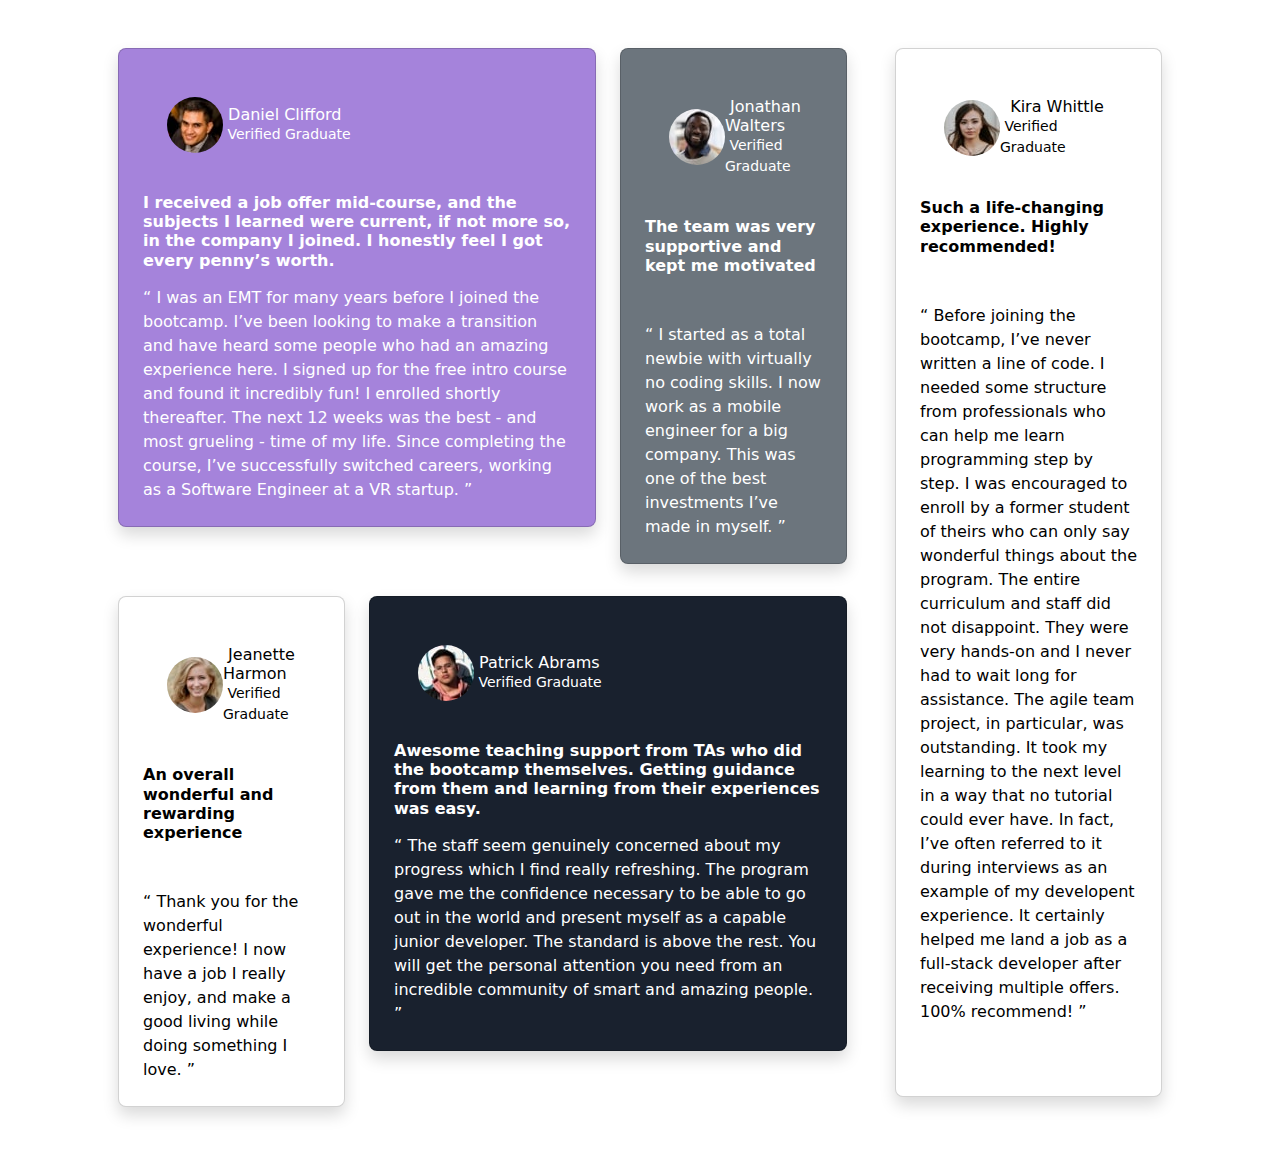
<file: index.html>
<!DOCTYPE html>
<html lang="en">
  <head>
    <meta charset="UTF-8" />
    <meta name="viewport" content="width=device-width, initial-scale=1.0" />
    <!-- displays site properly based on user's device -->

    <link
      rel="icon"
      type="image/png"
      sizes="32x32"
      href="./images/favicon-32x32.png"
    />

    <title>Frontend Mentor | [Challenge Name Here]</title>
    <!-- Bootstrap styling-->
    <link
      href="https://cdn.jsdelivr.net/npm/bootstrap@5.3.0/dist/css/bootstrap.min.css"
      rel="stylesheet"
    />
    <!-- My Style Sheet -->
    <link rel="stylesheet" href="style.css" />
    <link rel="preconnect" href="https://fonts.googleapis.com" />
    <link rel="preconnect" href="https://fonts.gstatic.com" crossorigin />
    <link
      href="https://fonts.googleapis.com/css2?family=Figtree:ital,wght@0,300..900;1,300..900&family=Happy+Monkey&family=Orbitron:wght@400..900&family=Outfit:wght@100..900&display=swap"
      rel="stylesheet"
    />
  </head>
  <body>
    <main class="container p-5">
      <!-- Row 1 -->
      <div class="row justify-content-center">
        <!-- 1st card -->

        <div class="col-12 col-lg-9 row">

         <div class="col row ">
          <section class="col-12 col-lg-8 ">
            <div class="card h-60 text-white Pbox rounded-3 shadow p-4">
              <div class="card-body p-4">
                <div class="d-flex align-items-center mb-3">
                  <img
                    src="./images/image-daniel.jpg"
                    class="rounded-circle"
                    alt="image-daniel"
                  />
                  <div>
                    <h6 class="mb-0">&nbsp;Daniel Clifford</h6>
                    <p class="mb-0 small">&nbsp;Verified Graduate</p>
                  </div>
                </div>
              </div>
              <h5 class="card-title mt-0 mb-3 fw-bold fs-6">
                I received a job offer mid-course, and the subjects I learned were
                current, if not more so, in the company I joined. I honestly feel
                I got every penny’s worth.
              </h5>
              <p class="card-text">
                “ I was an EMT for many years before I joined the bootcamp. I’ve
                been looking to make a transition and have heard some people who
                had an amazing experience here. I signed up for the free intro
                course and found it incredibly fun! I enrolled shortly thereafter.
                The next 12 weeks was the best - and most grueling - time of my
                life. Since completing the course, I’ve successfully switched
                careers, working as a Software Engineer at a VR startup. ”
              </p>
            </div>
          </section>
  
          <!-- 2nd card -->
          <section class="col-12 col-lg-4 align-items-center">
            <div class="card h-60 text-white bg-secondary rounded-3 shadow p-4">
              <div class="card-body p-4">
                <div class="d-flex align-items-center mb-3">
                  <img
                    src="./images/image-jonathan.jpg"
                    class="rounded-circle"
                    alt="image-daniel"
                  />
                  <div>
                    <h6 class="mb-0">&nbsp;Jonathan Walters</h6>
                    <p class="mb-0 small">&nbsp;Verified Graduate</p>
                  </div>
                </div>
              </div>
              <h5 class="card-title mb-5 fw-bold fs-6">
                The team was very supportive and kept me motivated
              </h5>
              <p class="card-text mt-0">
                “ I started as a total newbie with virtually no coding skills. I
                now work as a mobile engineer for a big company. This was one of
                the best investments I’ve made in myself. ”
              </p>
            </div>
          </section>
         </div>
          <!-- row 2 -->
      <div class="row gy-3 ">
        <!-- card-4 -->
        <section class="col-12 col-lg-4 align-items-center mb-6">
          <div class="card h-60 text-black bg-white rounded-3 shadow p-4">
            <div class="card-body p-4">
              <div class="d-flex align-items-center mb-3">
                <img
                  src="./images/image-jeanette.jpg"
                  class="rounded-circle"
                  alt="image-daniel"
                />
                <div>
                  <h6 class="mb-0">&nbsp;Jeanette  Harmon</h6>
                  <p class="mb-0 small">&nbsp;Verified Graduate</p>
                </div>
              </div>
            </div>
            <h5 class="card-title mb-5 fw-bold fs-6">
              An overall wonderful and rewarding experience
            </h5>
            <p class="card-text mt-0">
              “ Thank you for the wonderful experience! I now have a job I
              really enjoy, and make a good living while doing something I love.
              ”
            </p>
          </div>
        </section>

        <!-- row 2 card 5 </div> -->
        <section class="col-12 col-lg-8 align-items-center">
          <div class="card h-60 text-white PAbox rounded-3 shadow p-4">
            <div class="card-body p-4">
              <div class="d-flex align-items-center mb-3">
                <img
                  src="./images/image-patrick.jpg"
                  class="rounded-circle"
                  alt="image-daniel"
                />
                <div>
                  <h6 class="mb-0">&nbsp;Patrick Abrams</h6>
                  <p class="mb-0 small">&nbsp;Verified Graduate</p>
                </div>
              </div>
            </div>
            <h5 class="card-title mb-3 fw-bold fs-6">
              Awesome teaching support from TAs who did the bootcamp themselves.
              Getting guidance from them and learning from their experiences was
              easy.
            </h5>
            <p class="card-text mt-0">
              “ The staff seem genuinely concerned about my progress which I
              find really refreshing. The program gave me the confidence
              necessary to be able to go out in the world and present myself as
              a capable junior developer. The standard is above the rest. You
              will get the personal attention you need from an incredible
              community of smart and amazing people. ”
            </p>
          </div>
        </section>
      </div>
        </div>

        <!-- card-3 -->
        <section class="col h-100 align-items-center">
          <div class="card h-100 text-black bg-white rounded-3 shadow p-4">
            <div class="card-body p-4">
              <div class="d-flex align-items-center mb-3">
                <img
                  src="./images/image-kira.jpg"
                  class="rounded-circle"
                  alt="image-daniel"
                />
                <div>
                  <h6 class="mb-0">&nbsp; Kira Whittle</h6>
                  <p class="mb-0 small">&nbsp;Verified Graduate</p>
                </div>
              </div>
            </div>
            <h5 class="card-title mb-5 fw-bold fs-6">
              Such a life-changing experience. Highly recommended!
            </h5>
            <p class="card-text mt-0 mb-5">
              “ Before joining the bootcamp, I’ve never written a line of code.
              I needed some structure from professionals who can help me learn
              programming step by step. I was encouraged to enroll by a former
              student of theirs who can only say wonderful things about the
              program. The entire curriculum and staff did not disappoint. They
              were very hands-on and I never had to wait long for assistance.
              The agile team project, in particular, was outstanding. It took my
              learning to the next level in a way that no tutorial could ever
              have. In fact, I’ve often referred to it during interviews as an
              example of my developent experience. It certainly helped me land a
              job as a full-stack developer after receiving multiple offers.
              100% recommend! ”
            </p>
          </div>
        </section>
      </div>

   
    </main>
  </body>
</html>
</file>
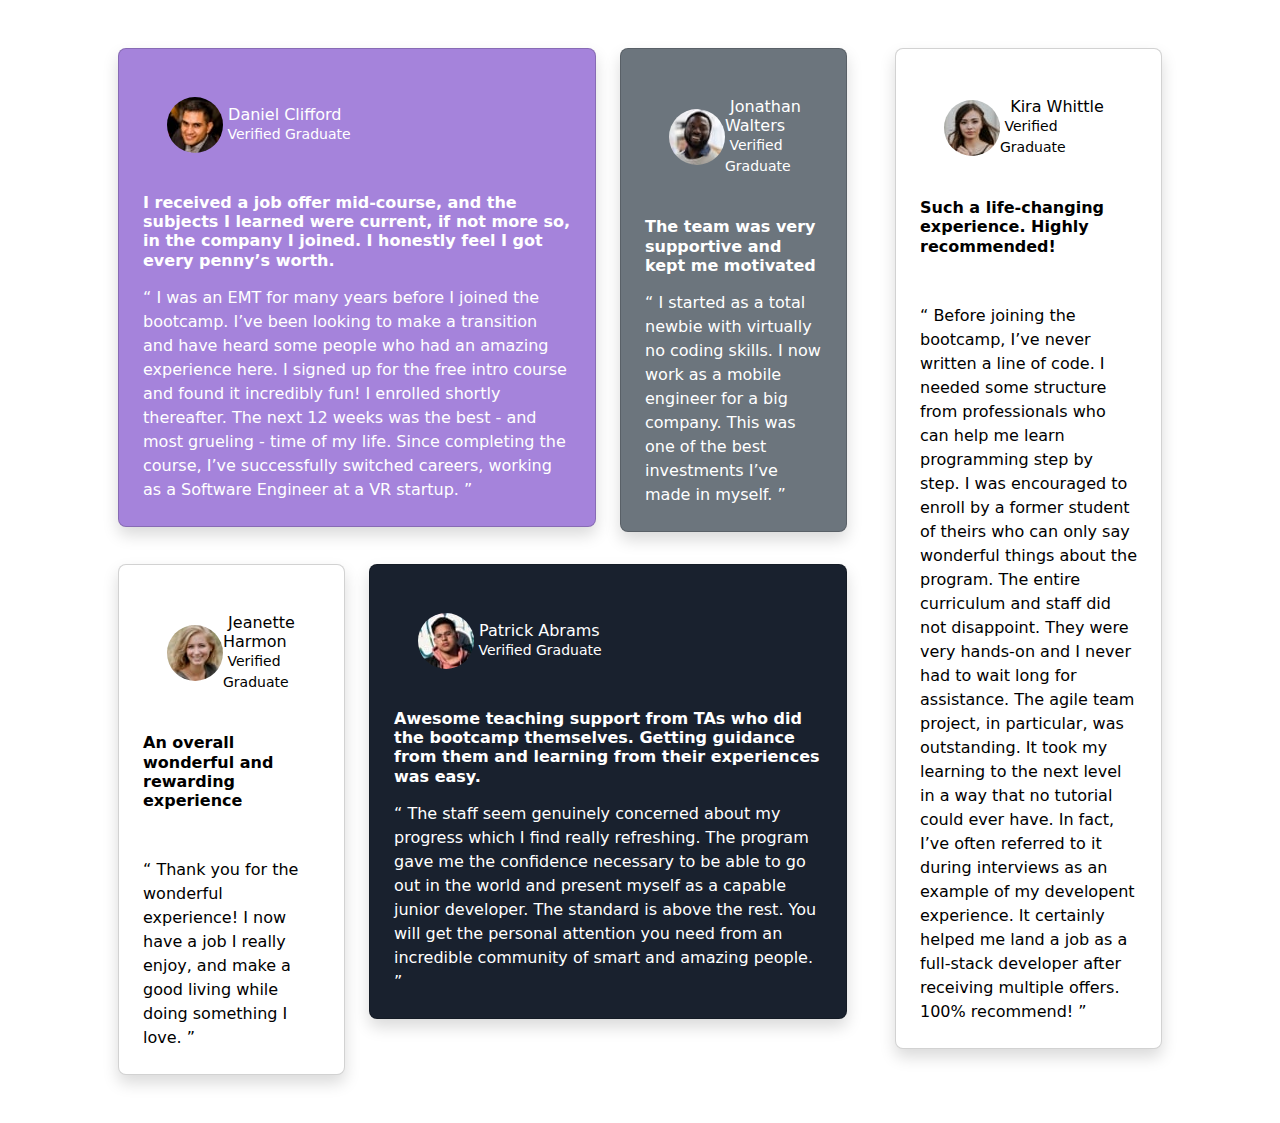
<file: refactor.html>
<!DOCTYPE html>
<html lang="en">
  <head>
    <meta charset="UTF-8" />
    <meta name="viewport" content="width=device-width, initial-scale=1.0" />
    <!-- displays site properly based on user's device -->

    <link
      rel="icon"
      type="image/png"
      sizes="32x32"
      href="./images/favicon-32x32.png"
    />

    <title>Frontend Mentor | [Challenge Name Here]</title>
    <!-- Bootstrap styling-->
    <link
      href="https://cdn.jsdelivr.net/npm/bootstrap@5.3.0/dist/css/bootstrap.min.css"
      rel="stylesheet"
    />
    <!-- My Style Sheet -->
    <link rel="stylesheet" href="style.css" />
    <link rel="preconnect" href="https://fonts.googleapis.com" />
    <link rel="preconnect" href="https://fonts.gstatic.com" crossorigin />
    <link
      href="https://fonts.googleapis.com/css2?family=Figtree:ital,wght@0,300..900;1,300..900&family=Happy+Monkey&family=Orbitron:wght@400..900&family=Outfit:wght@100..900&display=swap"
      rel="stylesheet"
    />
  </head>
  <body>
    <main class="container p-5">
      <!-- Row 1 -->
      <div class="row justify-content-center">
        <!-- 1st card -->

        <div class="col-9 row">

         <div class="col row ">
          <section class="col-md-8 ">
            <div class="card h-60 text-white Pbox rounded-3 shadow p-4">
              <div class="card-body p-4">
                <div class="d-flex align-items-center mb-3">
                  <img
                    src="./images/image-daniel.jpg"
                    class="rounded-circle"
                    alt="image-daniel"
                  />
                  <div>
                    <h6 class="mb-0">&nbsp;Daniel Clifford</h6>
                    <p class="mb-0 small">&nbsp;Verified Graduate</p>
                  </div>
                </div>
              </div>
              <h5 class="card-title mt-0 mb-3 fw-bold fs-6">
                I received a job offer mid-course, and the subjects I learned were
                current, if not more so, in the company I joined. I honestly feel
                I got every penny’s worth.
              </h5>
              <p class="card-text">
                “ I was an EMT for many years before I joined the bootcamp. I’ve
                been looking to make a transition and have heard some people who
                had an amazing experience here. I signed up for the free intro
                course and found it incredibly fun! I enrolled shortly thereafter.
                The next 12 weeks was the best - and most grueling - time of my
                life. Since completing the course, I’ve successfully switched
                careers, working as a Software Engineer at a VR startup. ”
              </p>
            </div>
          </section>
  
          <!-- 2nd card -->
          <section class="col-4 align-items-center">
            <div class="card h-60 text-white bg-secondary rounded-3 shadow p-4">
              <div class="card-body p-4">
                <div class="d-flex align-items-center mb-3">
                  <img
                    src="./images/image-jonathan.jpg"
                    class="rounded-circle"
                    alt="image-daniel"
                  />
                  <div>
                    <h6 class="mb-0">&nbsp;Jonathan Walters</h6>
                    <p class="mb-0 small">&nbsp;Verified Graduate</p>
                  </div>
                </div>
              </div>
              <h5 class="card-title mb-3 fw-bold fs-6">
                The team was very supportive and kept me motivated
              </h5>
              <p class="card-text mt-0">
                “ I started as a total newbie with virtually no coding skills. I
                now work as a mobile engineer for a big company. This was one of
                the best investments I’ve made in myself. ”
              </p>
            </div>
          </section>
         </div>
          <!-- row 2 -->
      <div class="row gy-3 ">
        <!-- card-4 -->
        <section class="col-4 align-items-center mb-6">
          <div class="card h-60 text-black bg-white rounded-3 shadow p-4">
            <div class="card-body p-4">
              <div class="d-flex align-items-center mb-3">
                <img
                  src="./images/image-jeanette.jpg"
                  class="rounded-circle"
                  alt="image-daniel"
                />
                <div>
                  <h6 class="mb-0">&nbsp;Jeanette Harmon</h6>
                  <p class="mb-0 small">&nbsp;Verified Graduate</p>
                </div>
              </div>
            </div>
            <h5 class="card-title mb-5 fw-bold fs-6">
              An overall wonderful and rewarding experience
            </h5>
            <p class="card-text mt-0">
              “ Thank you for the wonderful experience! I now have a job I
              really enjoy, and make a good living while doing something I love.
              ”
            </p>
          </div>
        </section>

        <!-- row 2 card 5 </div> -->
        <section class="col-8 align-items-center">
          <div class="card h-60 text-white PAbox rounded-3 shadow p-4">
            <div class="card-body p-4">
              <div class="d-flex align-items-center mb-3">
                <img
                  src="./images/image-patrick.jpg"
                  class="rounded-circle"
                  alt="image-daniel"
                />
                <div>
                  <h6 class="mb-0">&nbsp;Patrick Abrams</h6>
                  <p class="mb-0 small">&nbsp;Verified Graduate</p>
                </div>
              </div>
            </div>
            <h5 class="card-title mb-3 fw-bold fs-6">
              Awesome teaching support from TAs who did the bootcamp themselves.
              Getting guidance from them and learning from their experiences was
              easy.
            </h5>
            <p class="card-text mt-0">
              “ The staff seem genuinely concerned about my progress which I
              find really refreshing. The program gave me the confidence
              necessary to be able to go out in the world and present myself as
              a capable junior developer. The standard is above the rest. You
              will get the personal attention you need from an incredible
              community of smart and amazing people. ”
            </p>
          </div>
        </section>
      </div>
        </div>

        <!-- card-3 -->
        <section class="col h-100 align-items-center">
          <div class="card h-100 text-black bg-white rounded-3 shadow p-4">
            <div class="card-body p-4">
              <div class="d-flex align-items-center mb-3">
                <img
                  src="./images/image-kira.jpg"
                  class="rounded-circle"
                  alt="image-daniel"
                />
                <div>
                  <h6 class="mb-0">&nbsp; Kira Whittle</h6>
                  <p class="mb-0 small">&nbsp;Verified Graduate</p>
                </div>
              </div>
            </div>
            <h5 class="card-title mb-5 fw-bold fs-6">
              Such a life-changing experience. Highly recommended!
            </h5>
            <p class="card-text mt-0">
              “ Before joining the bootcamp, I’ve never written a line of code.
              I needed some structure from professionals who can help me learn
              programming step by step. I was encouraged to enroll by a former
              student of theirs who can only say wonderful things about the
              program. The entire curriculum and staff did not disappoint. They
              were very hands-on and I never had to wait long for assistance.
              The agile team project, in particular, was outstanding. It took my
              learning to the next level in a way that no tutorial could ever
              have. In fact, I’ve often referred to it during interviews as an
              example of my developent experience. It certainly helped me land a
              job as a full-stack developer after receiving multiple offers.
              100% recommend! ”
            </p>
          </div>
        </section>
      </div>

   
    </main>
  </body>
</html>
</file>
<file: style.css>
/* .Pbox{
    background-color: rgb(204, 231, 204);
}
.Rbox{
    background-color: rgb(230, 189, 189);
}
.Ybox{
    background-color: rgb(233, 233, 194);
}
.Bbox{
    background-color: rgb(193, 193, 211);
}
.brbox{
    background-color: rgb(236, 205, 227);
} */

.Pbox{
    background-color: hsl(263, 55.00%, 68.60%);
}
.PAbox{
    background-color: hsl(219, 29%, 14%);
    /* background-color: hsl(0, 0%, 7%); */
}
.JWbox{
    background-color: hsl(217, 19%, 35%);
}
.KWbox{
    background-color: hsl(0, 0%, 81%)
}
</file>
